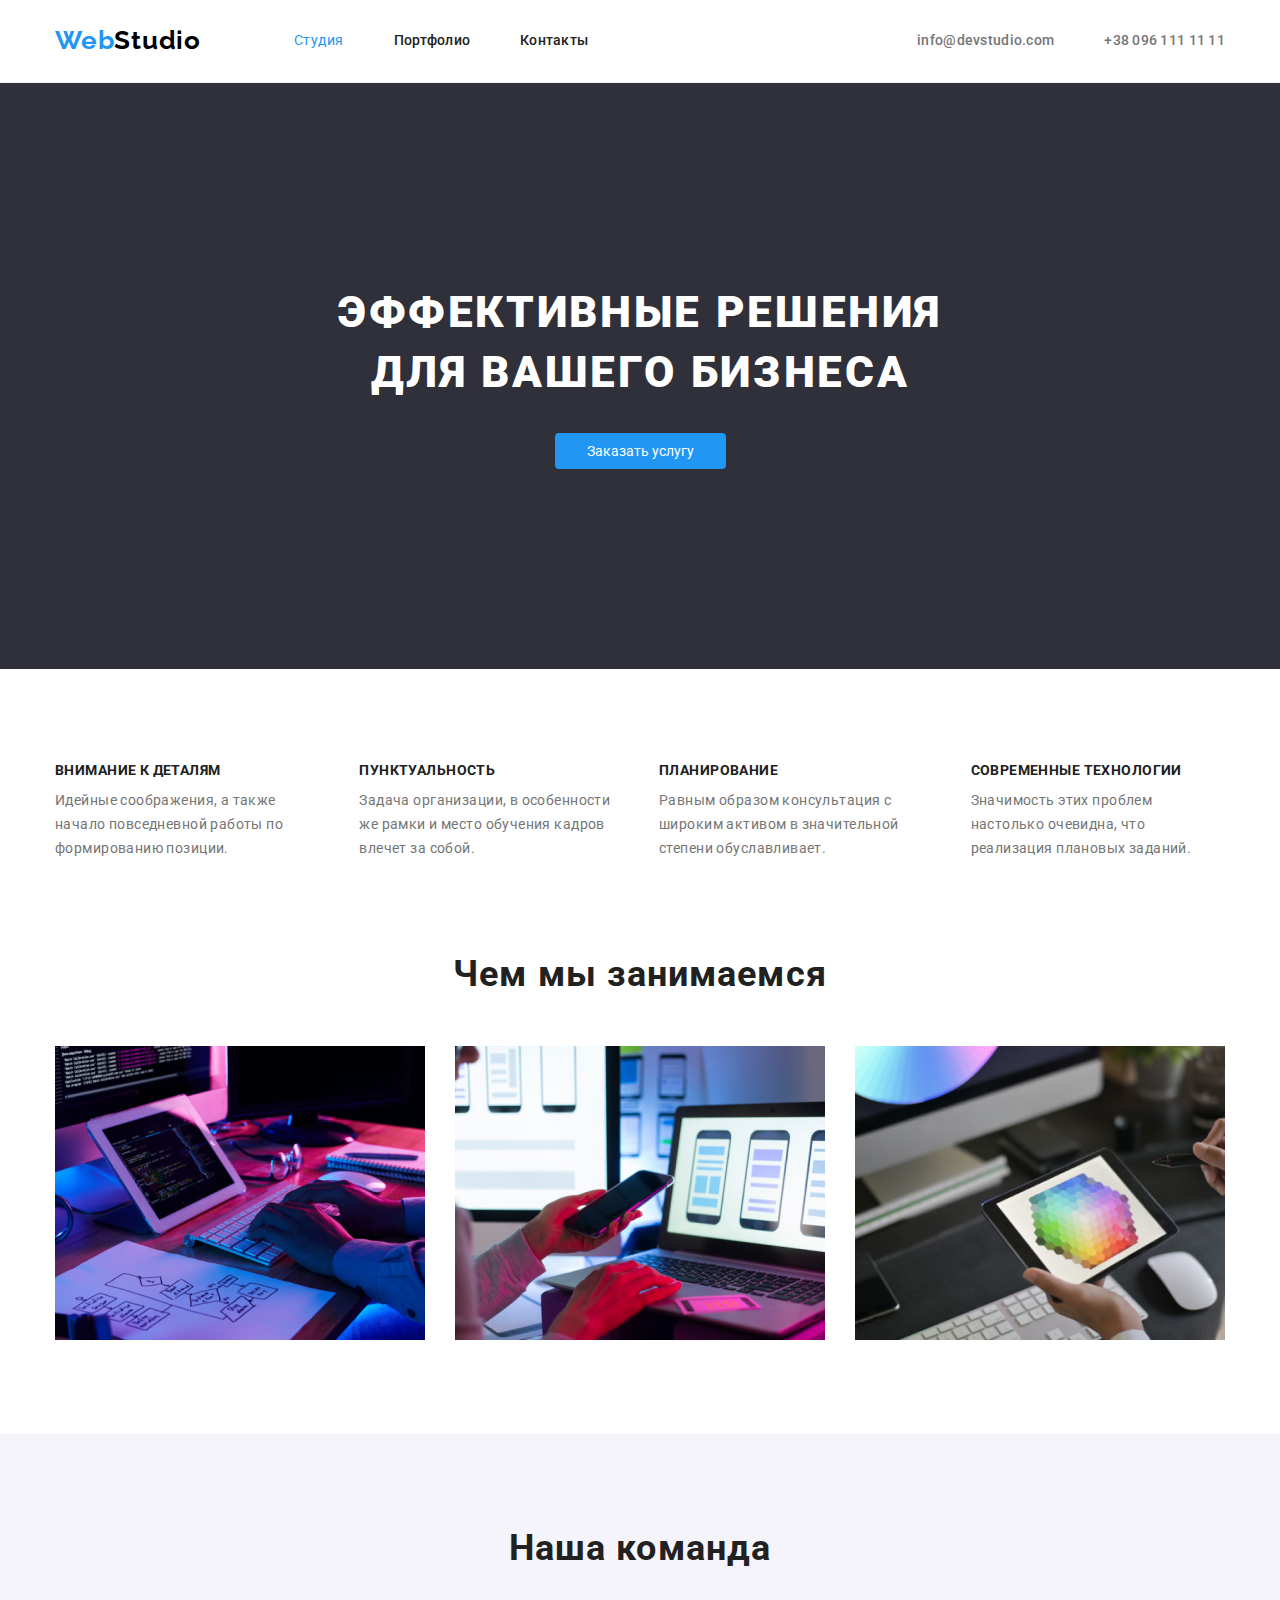
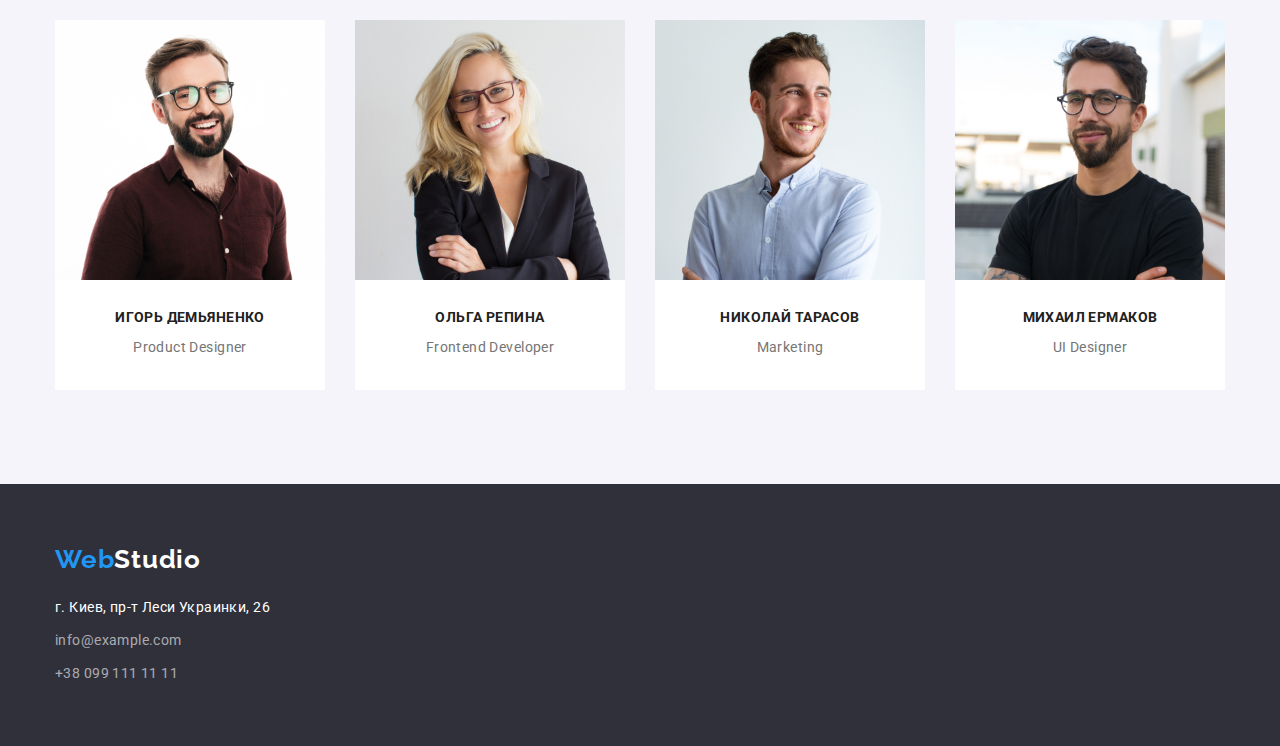
<file: index.html>
<!DOCTYPE html>
<html lang="ru">
<head>
    <meta charset="UTF-8">
    <meta name="viewport" content="width=device-width, initial-scale=1.0">
    <title>goit-markup-hw-03(Данил Прохорчук)</title>
    <link rel="stylesheet" href=" https://cdnjs.cloudflare.com/ajax/libs/modern-normalize/1.0.0/modern-normalize.min.css">
    <link rel="preconnect" href="https://fonts.gstatic.com">
    <link href="https://fonts.googleapis.com/css2?family=Raleway:wght@700&family=Roboto:wght@400;500;700;900&display=swap" rel="stylesheet">
    <link rel="stylesheet" href="./css/styles.css">
</head>
<body>
    <header>
        <div class="conteiner">
            <nav class="header-nav">
                <a href="./index.html"><span class="logo-web">Web</span><span class="studio-header">Studio</span></a>
                <ul class="header-link">
                    <li><a href="./index.html" class="page-active">Студия</a></li>
                    <li><a href="./portfolio.html" class="nav-item">Портфолио</a></li>
                    <li><a href="#" class="nav-item">Контакты</a></li>
                </ul>
            </nav>
            <ul class="header-contacts">
                <li><a href="mailto:info@devstudio.com" class="header-address">info@devstudio.com</a></li>
                <li><a href="tel:+380961111111" class="header-address">+38 096 111 11 11</a></li>
            </ul>
        </div>
    </header>
    <main>
        <section class="hero-section">
            <div class="conteiner">
                <h1 class="hero-phrase">Эффективные решения для вашего бизнеса</h1>
                <button class="button-active hero-button">Заказать услугу</button>
            </div>  
        </section>
        <section class="advantages">
            <div class="conteiner">
                <h2 class="visually-hidden">Наши преимущества</h2>
                <ul class="advantages-list">
                    <li>
                    <h3 class="little-phrase">Внимание к деталям</h3>
                    <p class="advantages-text">Идейные соображения, а также начало повседневной работы по формированию позиции.</p>
                    </li>
                    <li>
                    <h3 class="little-phrase">Пунктуальность</h3>
                    <p class="advantages-text">Задача организации, в особенности же рамки и место обучения кадров влечет за собой.</p>
                    </li>
                    <li>
                    <h3 class="little-phrase">Планирование</h3>
                    <p class="advantages-text">Равным образом консультация с широким активом в значительной степени обуславливает.</p>
                    </li>
                    <li>
                    <h3 class="little-phrase">Современные технологии</h3>    
                    <p class="advantages-text">Значимость этих проблем настолько очевидна, что реализация плановых заданий.</p>        
                    </li>
                </ul>
            </div>
        </section>
        <section class="work">
            <div class="conteiner we-are-worcking">
                <h2 class="head-phrase">Чем мы занимаемся</h2>
                <ul>
                    <li>
                        <a href="#">
                            <img src="./img/box1.jpg" alt="Работа на ПК" height="294" width="370">
                        </a>
                    </li>
                    <li>
                        <a href="#">
                            <img src="./img/box2.jpg" alt="Работа на телефоне" height="294" width="370">
                        </a>
                    </li>
                    <li>
                        <a href="#">
                            <img src="./img/box3.jpg" alt="Работа на планшете" height="294" width="370">
                        </a>
                    </li>
                </ul>
            </div>
        </section>
        <section class="team-section">
            <div class="conteiner">
                <h2 class="head-phrase">Наша команда</h2>
                <ul>
                    <li>
                        <a href="#">
                            <img src="./img/img.jpg" alt="Анфас Игоря Демьяненко" height="260" width="270">
                            <div class="comand-resume">
                                <h3 class="comand-name">Игорь Демьяненко</h3>
                                <p class="profession">Product Designer</p>
                            </div>
                            </a>
                    </li>
                    <li>
                        <a href="#">
                            <img src="./img/img(1).jpg" alt="Анфас Ольги Репиной" height="260" width="270">
                            <div class="comand-resume">
                                <h3 class="comand-name">Ольга Репина</h3>
                                <p class="profession">Frontend Developer</p>
                            </div>
                            </a>
                    </li>
                    <li>
                        <a href="#">
                            <img src="./img/img(2).jpg" alt="Анфас Николая Тарасова" height="260" width="270">
                            <div class="comand-resume">
                                <h3 class="comand-name">Николай Тарасов</h3>
                                <p class="profession">Marketing</p>
                            </div>
                            </a>
                    </li>
                    <li>
                        <a href="#">
                            <img src="./img/img(3).jpg" alt="Анфас Михаила Ермакова" height="260" width="270">
                            <div class="comand-resume">
                                <h3 class="comand-name">Михаил Ермаков</h3>
                                <p class="profession">UI Designer</p>
                            </div>
                            </a>
                    </li>
                </ul>
            </div>
        </section>
    </main>
    <footer class="footer-section">
        <div class="conteiner">
            <a href="./index.html"><span class="logo-web">Web</span><span class="studio-footer">Studio</span></a>
            <ul>
                <li>
                    <address class="footer-address">г. Киев, пр-т Леси Украинки, 26</address>
                </li>
                <li>
                    <a href="mailto:info@example.com" class="footer-link">info@example.com</a>
                </li>
                <li>
                    <a href="tel:+380991111111" class="footer-link">+38 099 111 11 11</a>
                </li>
            </ul>
        </div>
    </footer>
</body>
</html>
</file>
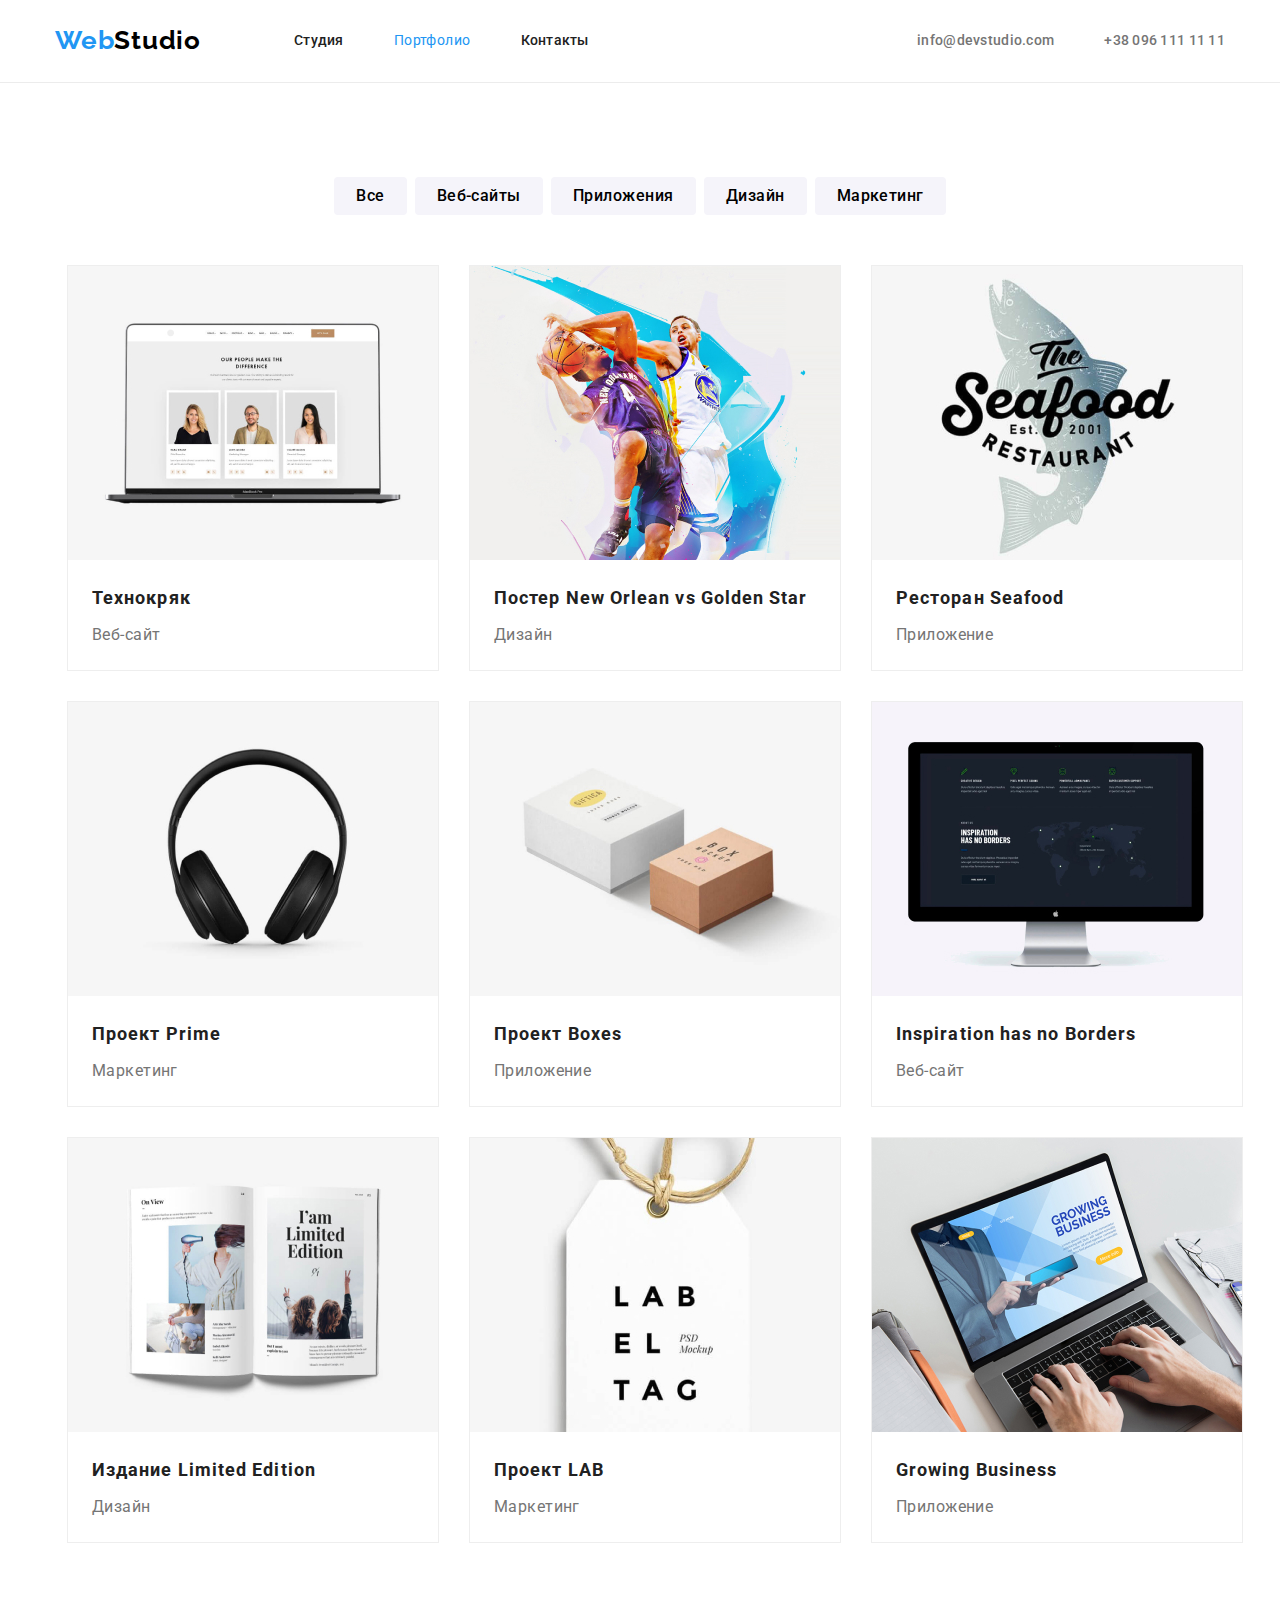
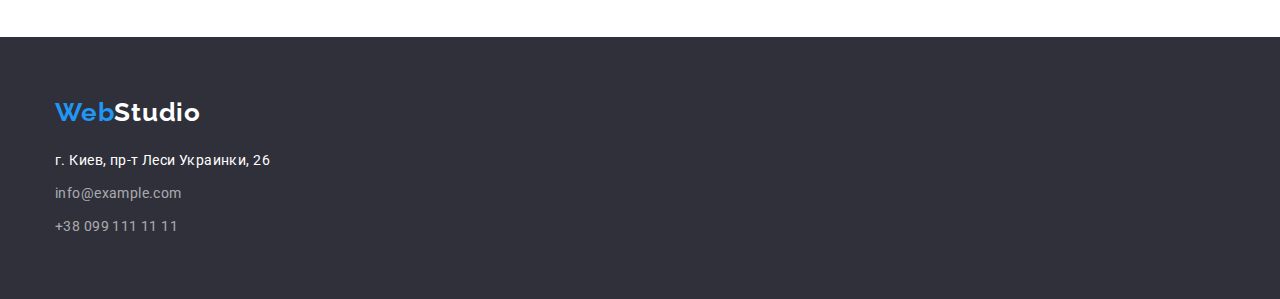
<file: portfolio.html>
<!DOCTYPE html>
<html lang="ru">
<head>
    <meta charset="UTF-8">
    <meta name="viewport" content="width=device-width, initial-scale=1.0">
    <title>goit-markup-hw-03(Данил Прохорчук)</title>
    <link rel="stylesheet" href=" https://cdnjs.cloudflare.com/ajax/libs/modern-normalize/1.0.0/modern-normalize.min.css">
    <link rel="preconnect" href="https://fonts.gstatic.com">
    <link href="https://fonts.googleapis.com/css2?family=Raleway:wght@700&family=Roboto:wght@400;500;700;900&display=swap" rel="stylesheet">
    <link rel="stylesheet" href="./css/styles.css">
</head>
<body>
    <header>
        <div class="conteiner">
            <nav class="header-nav">
                <a href="./index.html"><span class="logo-web">Web</span><span class="studio-header">Studio</span></a>
                <ul class="header-link">
                    <li><a href="./index.html" class="nav-item">Студия</a></li>
                    <li><a href="./portfolio.html" class="page-active">Портфолио</a></li>
                    <li><a href="#" class="nav-item">Контакты</a></li>
                </ul>
            </nav>
            <ul class="header-contacts">
                <li><a href="mailto:info@devstudio.com" class="header-address">info@devstudio.com</a></li>
                <li><a href="tel:+380961111111" class="header-address">+38 096 111 11 11</a></li>
            </ul>
        </div>
    </header>
    <main>
        <section class="portfolio-section">
            <div class="conteiner">
                <h1 class="visually-hidden">Наши работы</h1>
                <ul class="button-list">
                    <li><button class="button">Все</button></li>
                    <li><button class="button">Веб-сайты</button></li>
                    <li><button class="button">Приложения</button></li>
                    <li><button class="button">Дизайн</button></li>
                    <li><button class="button">Маркетинг</button></li>
                </ul>
                <ul class="worcks-list">
                    <li>
                        <a href="#">
                            <img src="./img/technocrack.jpg" alt="ноутбук с сайтом" width= "370" height= "294">
                            <div class="project-conteiner">
                                <h2 class="project-name">Технокряк</h2>
                                <p class="project-category">Веб-сайт</p>
                            </div>
                        </a>
                    </li>
                    <li>
                        <a href="#">
                            <img src="./img/new-orlean.jpg" alt="игра в баскетбол" width= "370" height= "294">
                            <div class="project-conteiner">
                                <h2 class="project-name">Постер New Orlean vs Golden Star</h2>
                                <p class="project-category">Дизайн</p>
                            </div>
                        </a>
                    </li>
                    <li>
                        <a href="#">
                            <img src="./img/seafood.jpg" alt="вкусная рыбка" width= "370" height= "294">
                            <div class="project-conteiner">
                                <h2 class="project-name">Ресторан Seafood</h2>
                                <p class="project-category">Приложение</p>
                            </div>
                        </a>
                    </li>
                    <li>
                        <a href="#">
                            <img src="./img/prime.jpg" alt="наушники" width= "370" height= "294">
                            <div class="project-conteiner">
                                <h2 class="project-name">Проект Prime</h2>
                                <p class="project-category">Маркетинг</p>
                            </div>
                        </a>
                    </li>
                    <li>
                        <a href="#">
                            <img src="./img/boxes.jpg" alt="коробки" width= "370" height= "294">
                            <div class="project-conteiner">
                                <h2 class="project-name">Проект Boxes</h2>
                                <p class="project-category">Приложение</p>
                            </div>
                        </a>
                    </li>
                    <li>
                        <a href="#">
                            <img src="./img/no-borders.jpg" alt="монитор с веб-сайтом" width= "370" height= "294">
                            <div class="project-conteiner">
                                <h2 class="project-name">Inspiration has no Borders</h2>
                                <p class="project-category">Веб-сайт</p>
                            </div>
                        </a>
                    </li>
                    <li>
                        <a href="#">
                            <img src="./img/limited-edition.jpg" alt="развернутый журнал" width= "370" height= "294">
                            <div class="project-conteiner">
                                <h2 class="project-name">Издание Limited Edition</h2>
                                <p class="project-category">Дизайн</p>
                            </div>
                        </a>
                    </li>
                    <li>
                        <a href="#">
                            <img src="./img/lab.jpg" alt="бирка лаб" width= "370" height= "294">
                            <div class="project-conteiner">
                                <h2 class="project-name">Проект LAB</h2>
                                <p class="project-category">Маркетинг</p>
                            </div>
                        </a>
                    </li>
                    <li>
                        <a href="#">
                            <img src="./img/growing-business.jpg" alt="работа на ноутбуке" width= "370" height= "294">
                            <div class="project-conteiner">
                                <h2 class="project-name">Growing Business</h2>
                                <p class="project-category">Приложение</p>
                            </div>
                        </a>
                    </li>
                </ul>
            </div>
        </section>
    </main>
    <footer class="footer-section">
        <div class="conteiner footer-block">
            <a href="./index.html"><span class="logo-web">Web</span><span class="studio-footer">Studio</span></a>
            <ul>
                <li>
                    <address class="footer-address">г. Киев, пр-т Леси Украинки, 26</address>
                </li>
                <li>
                    <a href="mailto:info@example.com" class="footer-link">info@example.com</a>
                </li>
                <li>
                    <a href="tel:+380991111111" class="footer-link">+38 099 111 11 11</a>
                </li>
            </ul>
        </div>
    </footer>
</body>

</html>
</file>
<file: css/styles.css>
:root {
  --primary-color: #ffffff;
  --background-additional-color: #f5f4fa;
  --accent-background: #2f303a;
  --primary-text-color: #212121;
  --subsidiary-text-color: #757575;
  --accent-color: #2196f3;
  --text-footer-link: rgba(255, 255, 255, 0.6);
}
body {
  background-color: var(--primary-color);
  color: var(--primary-text-color);
  font-family: Roboto;
  font-style: normal;
  font-weight: normal;
  font-size: 14px;
  line-height: 1.71;
  letter-spacing: 0.03em;
}
a {
  text-decoration: none;
}
li {
  list-style: none;
}

.logo-web {
  color: var(--accent-color);
}
.studio-header {
  color: #000000;
}
.page-active,
.header-address:hover,
.header-address:focus,
.nav-item:hover,
.nav-item:focus {
  color: var(--accent-color);
}
.nav-item,
.comand-name {
  color: var(--primary-text-color);
}
.header-address {
  color: var(--subsidiary-text-color);
}
.footer-section {
  background-color: var(--accent-background);

  padding-top: 60px;
  padding-bottom: 60px;
}
.studio-footer,
.footer-address {
  color: var(--primary-color);
}
.footer-link {
  color: var(--text-footer-link);
}
.logo-web,
.studio-header,
.studio-footer {
  font-family: Raleway;
  font-style: normal;
  font-weight: bold;
  font-size: 26px;
  line-height: 1.19;
  letter-spacing: 0.03em;
}
.nav-item,
.header-address {
  font-weight: 500;
  letter-spacing: 0.02em;
}
header {
  border-bottom: 1px solid #ececec;
}
.footer-address,
button {
  font-style: normal;
  font-family: inherit;
}
.visually-hidden {
  position: absolute;
  clip: rect(0 0 0 0);
  width: 1px;
  height: 1px;
  margin: -1px;
}
/* positions */
header {
  padding-top: 25px;
  padding-bottom: 25px;
}
.conteiner {
  width: 1200px;
  margin-left: auto;
  margin-right: auto;
  padding-left: 15px;
  padding-right: 15px;
}
header > .conteiner,
.header-nav,
.header-link,
.header-contacts {
  display: flex;
  align-items: center;
}
.header-contacts {
  margin-left: auto;
}
.studio-header {
  padding-right: 93px;
}
header ul {
  padding: 0px;
  margin: 0px;
}
.header-link > li,
.header-contacts > li {
  display: block;
}
.header-link > li:not(:last-child),
.header-contacts > li:not(:last-child) {
  padding-right: 50px;
}
footer ul {
  margin-top: 20px;
  margin-bottom: 0px;
  padding-left: 0px;
  padding-bottom: 0px;
}
footer li:not(:last-child) {
  padding-bottom: 9px;
}
/* index.html */
.hero-section {
  background-color: var(--accent-background);
  color: var(--primary-color);

  padding-top: 200px;
  padding-bottom: 200px;
}
.button-active {
  border: 0px;
  border-radius: 4px;
}
.button-active,
.button:hover,
.button:focus {
  background-color: var(--accent-color);
  color: var(--primary-color);
}
.advantages-text,
.profession {
  color: var(--subsidiary-text-color);
}
.hero-phrase {
  font-weight: 900;
  font-size: 44px;
  line-height: 1.36;
  text-align: center;
  letter-spacing: 0.06em;
  text-transform: uppercase;
  width: 696px;

  margin-top: 0px;
  margin-right: auto;
  margin-bottom: 30px;
  margin-left: auto;
}
.hero-button {
  display: block;
  margin-left: auto;
  margin-right: auto;
  padding-top: 10px;
  padding-right: 32px;
  padding-bottom: 10px;
  padding-left: 32px;
}
.advantages {
  padding-top: 94px;
  padding-bottom: 94px;
}
.advantages-list {
  display: flex;
  margin-top: 0px;
  margin-bottom: 0px;
  padding: 0px;
}
.advantages-list > li:not(:last-child) {
  margin-right: 30px;
}
.advantages-list h3 {
  margin-top: 0px;
  margin-bottom: 10px;
}
.advantages-list p {
  margin: 0px;
}
.work {
  padding-bottom: 94px;
}

.we-are-worcking > h2 {
  margin-top: 0px;
  margin-bottom: 50px;
}
.we-are-worcking > ul {
  display: flex;
  margin-top: 0px;
  margin-bottom: 0px;
  padding: 0px;
}
.we-are-worcking img {
  display: block;
}
.we-are-worcking li:not(:last-child) {
  margin-right: 30px;
}
.team-section {
  background-color: var(--background-additional-color);
}
.head-phrase {
  font-weight: 700;
  font-size: 36px;
  line-height: 1.16;
  text-align: center;
  letter-spacing: 0.03em;

  margin-top: 0px;
  margin-bottom: 50px;
  padding-top: 0px;
}
.team-section {
  padding-top: 94px;
  padding-bottom: 94px;
}
.team-section ul {
  display: flex;
  margin-top: 0px;
  margin-bottom: 0px;
  padding-left: 0px;
  padding-bottom: 0px;
}
.team-section li {
  background-color: var(--primary-color);
}
.team-section li:not(:last-child) {
  margin-right: 30px;
}
.comand-resume {
  padding-top: 30px;
  padding-bottom: 30px;
}
.team-section img {
  display: block;
}
.comand-name {
  margin-top: 0px;
  margin-bottom: 10px;
  text-align: center;
}
.profession {
  margin-top: 0px;
  margin-bottom: 0px;
  text-align: center;
}
.little-phrase,
.comand-name {
  font-weight: 700;
  font-size: 14px;
  line-height: 1.14;
  letter-spacing: 0.03em;
  text-transform: uppercase;
}

/* portfolio.html */
.portfolio-section {
  padding-top: 94px;
  padding-bottom: 94px;
}
.button-list {
  display: flex;
  margin-top: 0px;
  margin-bottom: 50px;
  padding: 0px;
  justify-content: center;
}
.button-list > li:not(:last-child) {
  margin-right: 8px;
}
.button {
  background-color: var(--background-additional-color);
  font-weight: 500;
  font-size: 16px;
  line-height: 1.63;
  text-align: center;
  letter-spacing: 0.03em;
  cursor: pointer;
  border: 0px;
  border-radius: 4px;

  padding-top: 6px;
  padding-right: 22px;
  padding-bottom: 6px;
  padding-left: 22px;
}
.worcks-list {
  display: flex;
  flex-wrap: wrap;
  margin-top: 0px;
  margin-right: -30px;
  margin-bottom: 0px;
  padding: 0px;
  justify-content: center;
}
.worcks-list > li {
  margin-right: 30px;
  margin-bottom: 30px;
  flex-basis: calc(100% / 3 - 30px);
  border: 1px solid #eeeeee;
}
.worcks-list > li:nth-child(3n) {
  margin-right: 0px;
}
.worcks-list > li:nth-last-child(-n + 3) {
  margin-bottom: 0px;
}
.worcks-list img {
  display: block;
}
.project-conteiner {
  padding-top: 20px;
  padding-right: 24px;
  padding-bottom: 20px;
  padding-left: 24px;
}
.project-name {
  color: var(--primary-text-color);
  font-weight: 700;
  font-size: 18px;
  line-height: 2;
  letter-spacing: 0.06em;

  margin-top: 0px;
  margin-bottom: 4px;
}
.project-category {
  color: var(--subsidiary-text-color);
  font-size: 16px;
  line-height: 1.88;

  margin-top: 0px;
  margin-bottom: 0px;
}
</file>
